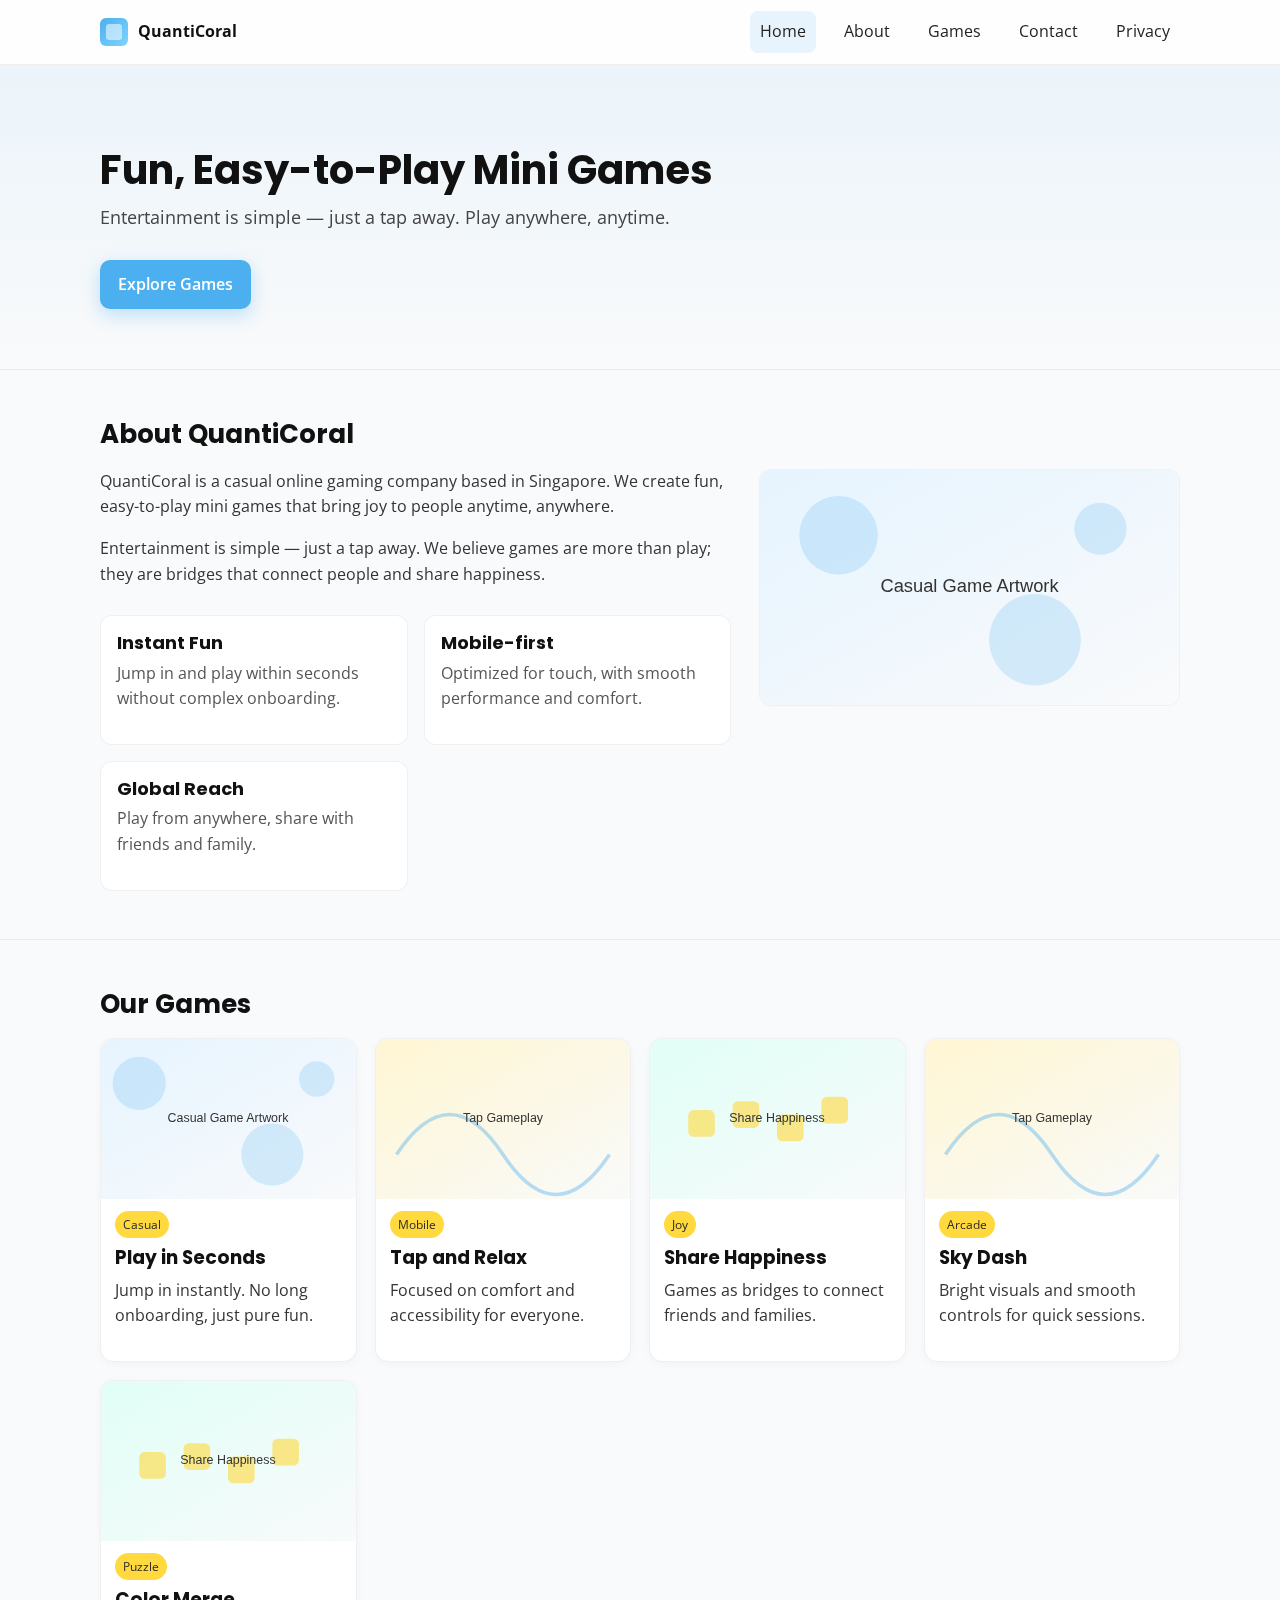
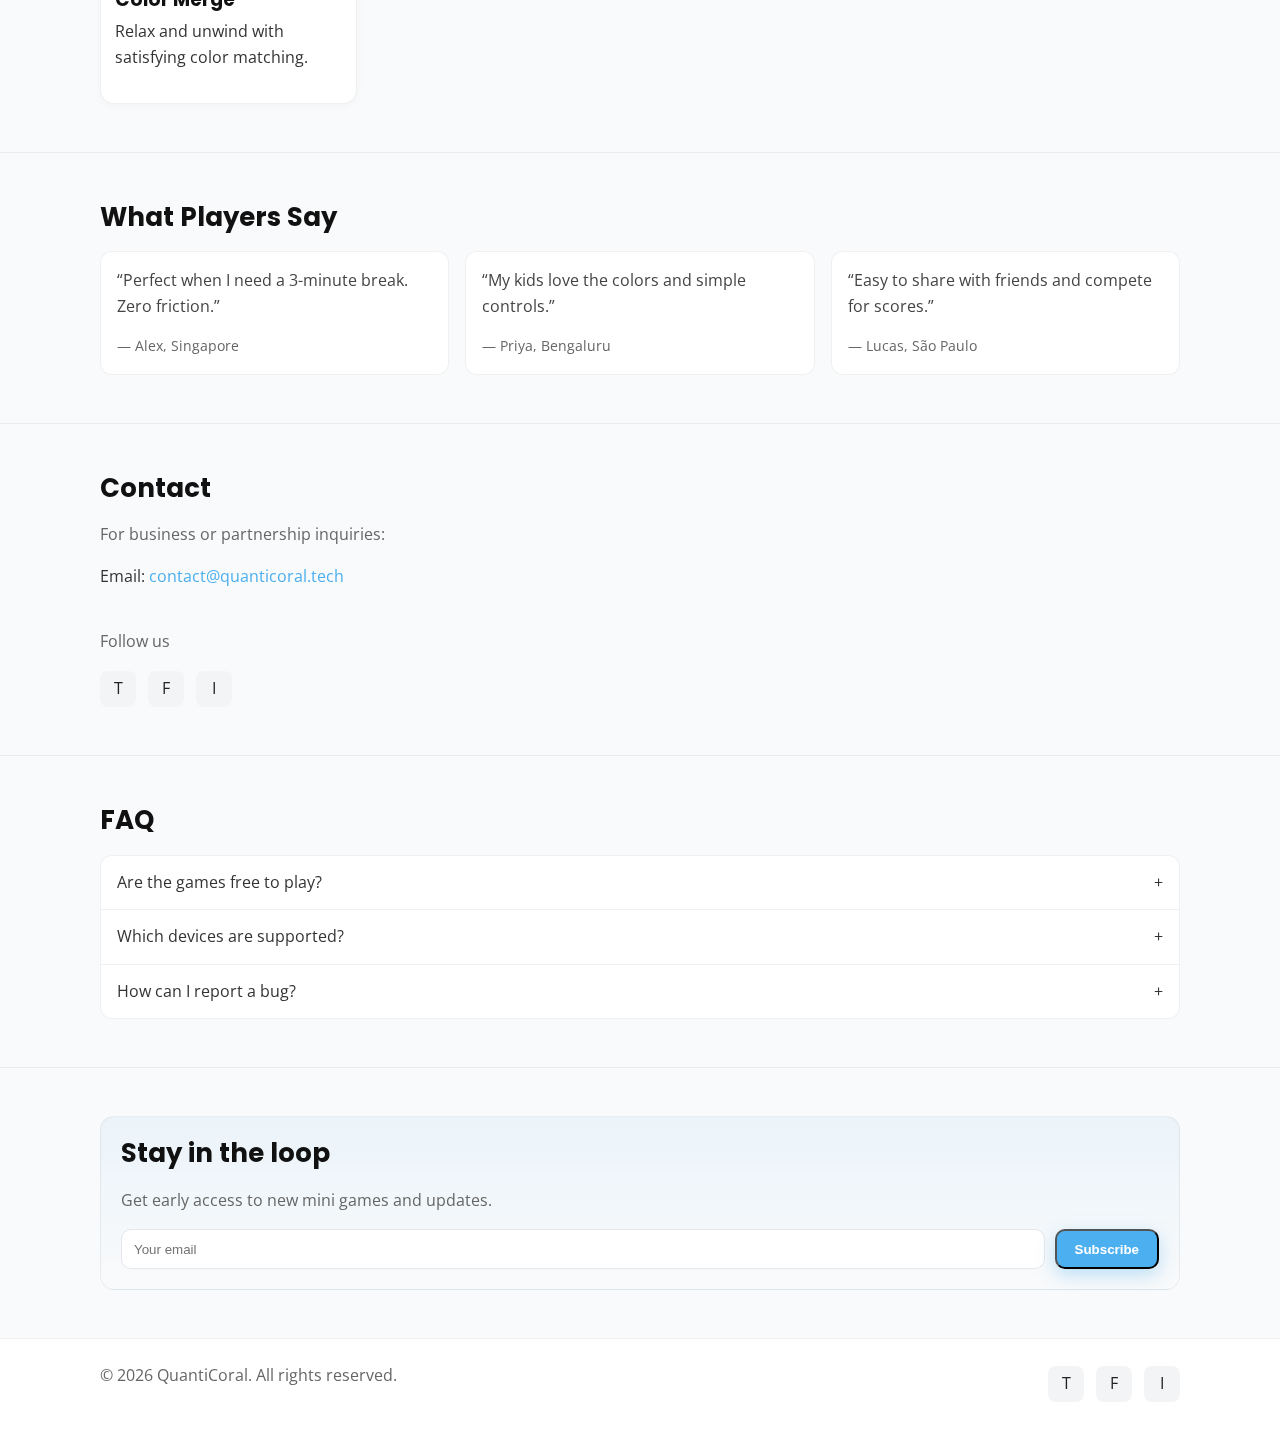
<file: index.html>
<!DOCTYPE html>
<html lang="en">

<head>
    <meta charset="UTF-8">
    <meta name="viewport" content="width=device-width, initial-scale=1.0">
    <title>QuantiCoral · Casual Mini Games</title>
    <link rel="preconnect" href="https://fonts.googleapis.com">
    <link rel="preconnect" href="https://fonts.gstatic.com" crossorigin>
    <link
        href="https://fonts.googleapis.com/css2?family=Open+Sans:wght@400;600&family=Poppins:wght@600;700&display=swap"
        rel="stylesheet">
    <link rel="stylesheet" href="assets/css/styles.css">
    <link rel="icon" href="assets/img/favicon.svg" type="image/svg+xml">
</head>

<body>
    <header>
        <div class="container nav">
            <a class="logo" href="index.html" aria-label="QuantiCoral Home">
                <span class="logo-mark"></span>
                <span>QuantiCoral</span>
            </a>
            <nav class="nav-links">
                <a href="#home">Home</a>
                <a href="#about">About</a>
                <a href="#games">Games</a>
                <a href="#contact">Contact</a>
                <a href="privacy.html">Privacy</a>
            </nav>
        </div>
    </header>

    <main>
        <section id="home" class="hero">
            <div class="container">
                <h1 class="headline">Fun, Easy-to-Play Mini Games</h1>
                <p class="subtext">Entertainment is simple — just a tap away. Play anywhere, anytime.</p>
                <div class="spacer-sm"></div>
                <a class="cta" href="#games">Explore Games</a>
            </div>
        </section>

        <section id="about">
            <div class="container">
                <h2 class="section-title">About QuantiCoral</h2>
                <div class="two-col">
                    <div>
                        <p>QuantiCoral is a casual online gaming company based in Singapore. We create fun, easy-to-play
                            mini games that bring joy to people anytime, anywhere.</p>
                        <p>Entertainment is simple — just a tap away. We believe games are more than play; they are
                            bridges that connect people and share happiness.</p>
                        <div class="spacer-sm"></div>
                        <div class="features">
                            <div class="feature">
                                <h3>Instant Fun</h3>
                                <p>Jump in and play within seconds without complex onboarding.</p>
                            </div>
                            <div class="feature">
                                <h3>Mobile-first</h3>
                                <p>Optimized for touch, with smooth performance and comfort.</p>
                            </div>
                            <div class="feature">
                                <h3>Global Reach</h3>
                                <p>Play from anywhere, share with friends and family.</p>
                            </div>
                        </div>
                    </div>
                    <div>
                        <img src="assets/img/placeholder-1.svg" alt="About QuantiCoral illustration"
                            style="width:100%; border-radius:12px; border:1px solid rgba(0,0,0,0.06); background:#fff;" />
                    </div>
                </div>
            </div>
        </section>

        <section id="games">
            <div class="container">
                <h2 class="section-title">Our Games</h2>
                <div class="grid">
                    <div class="card">
                        <img src="assets/img/placeholder-1.svg" alt="Colorful casual game artwork">
                        <div class="card-body">
                            <span class="badge">Casual</span>
                            <h3>Play in Seconds</h3>
                            <p>Jump in instantly. No long onboarding, just pure fun.</p>
                        </div>
                    </div>
                    <div class="card">
                        <img src="assets/img/placeholder-2.svg" alt="Tap gameplay illustration">
                        <div class="card-body">
                            <span class="badge">Mobile</span>
                            <h3>Tap and Relax</h3>
                            <p>Focused on comfort and accessibility for everyone.</p>
                        </div>
                    </div>
                    <div class="card">
                        <img src="assets/img/placeholder-3.svg" alt="Joyful players illustration">
                        <div class="card-body">
                            <span class="badge">Joy</span>
                            <h3>Share Happiness</h3>
                            <p>Games as bridges to connect friends and families.</p>
                        </div>
                    </div>
                    <div class="card">
                        <img src="assets/img/placeholder-2.svg" alt="Endless runner">
                        <div class="card-body">
                            <span class="badge">Arcade</span>
                            <h3>Sky Dash</h3>
                            <p>Bright visuals and smooth controls for quick sessions.</p>
                        </div>
                    </div>
                    <div class="card">
                        <img src="assets/img/placeholder-3.svg" alt="Color merge">
                        <div class="card-body">
                            <span class="badge">Puzzle</span>
                            <h3>Color Merge</h3>
                            <p>Relax and unwind with satisfying color matching.</p>
                        </div>
                    </div>
                </div>
            </div>
        </section>

        <section id="testimonials">
            <div class="container">
                <h2 class="section-title">What Players Say</h2>
                <div class="testimonials">
                    <div class="quote">
                        <p>“Perfect when I need a 3-minute break. Zero friction.”</p>
                        <div class="author">— Alex, Singapore</div>
                    </div>
                    <div class="quote">
                        <p>“My kids love the colors and simple controls.”</p>
                        <div class="author">— Priya, Bengaluru</div>
                    </div>
                    <div class="quote">
                        <p>“Easy to share with friends and compete for scores.”</p>
                        <div class="author">— Lucas, São Paulo</div>
                    </div>
                </div>
            </div>
        </section>

        <section id="contact">
            <div class="container">
                <h2 class="section-title">Contact</h2>
                <p class="muted">For business or partnership inquiries:</p>
                <p>Email: <a href="mailto:contact@quanticoral.tech">contact@quanticoral.tech</a></p>
                <div class="spacer-md"></div>
                <p class="muted">Follow us</p>
                <div class="social-links">
                    <a href="#" aria-label="Twitter" title="Twitter">T</a>
                    <a href="#" aria-label="Facebook" title="Facebook">F</a>
                    <a href="#" aria-label="Instagram" title="Instagram">I</a>
                </div>
            </div>
        </section>

        <section id="faq">
            <div class="container">
                <h2 class="section-title">FAQ</h2>
                <div class="faq">
                    <div class="faq-item">
                        <div class="faq-q"><span>Are the games free to play?</span><span>+</span></div>
                        <div class="faq-a">Yes. Most titles are free with optional in-game items.</div>
                    </div>
                    <div class="faq-item">
                        <div class="faq-q"><span>Which devices are supported?</span><span>+</span></div>
                        <div class="faq-a">Recent iOS/Android phones and modern browsers are supported.</div>
                    </div>
                    <div class="faq-item">
                        <div class="faq-q"><span>How can I report a bug?</span><span>+</span></div>
                        <div class="faq-a">Email us at contact@quanticoral.tech with steps and screenshots.</div>
                    </div>
                </div>
            </div>
        </section>

        <section id="newsletter">
            <div class="container">
                <div class="newsletter">
                    <h2 class="section-title">Stay in the loop</h2>
                    <p class="muted">Get early access to new mini games and updates.</p>
                    <form onsubmit="event.preventDefault(); alert('Thanks for subscribing!');">
                        <input type="email" placeholder="Your email" required>
                        <button class="cta" type="submit">Subscribe</button>
                    </form>
                </div>
            </div>
        </section>
    </main>

    <footer>
        <div class="container footer-grid">
            <p class="muted">© <span id="year"></span> QuantiCoral. All rights reserved.</p>
            <div class="social-links">
                <a href="#" aria-label="Twitter" title="Twitter">T</a>
                <a href="#" aria-label="Facebook" title="Facebook">F</a>
                <a href="#" aria-label="Instagram" title="Instagram">I</a>
            </div>
        </div>
    </footer>

    <a href="#home" id="backToTop" class="cta back-to-top" aria-label="Back to top">↑</a>

    <script src="assets/js/main.js"></script>
    <script>document.getElementById('year').textContent = new Date().getFullYear();</script>
</body>

</html>
</file>
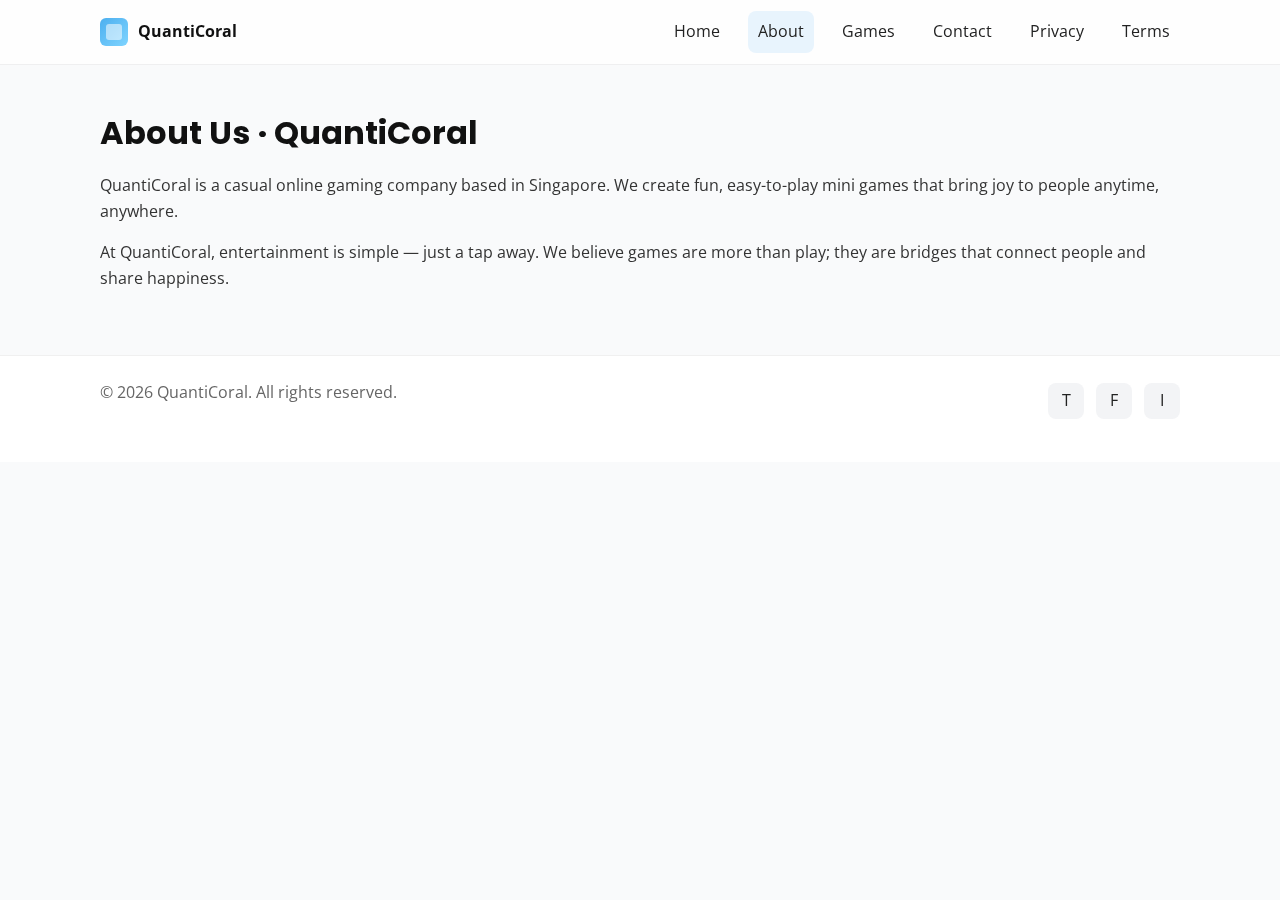
<file: about.html>
<!DOCTYPE html>
<html lang="en">

<head>
    <meta charset="UTF-8">
    <meta name="viewport" content="width=device-width, initial-scale=1.0">
    <title>About Us · QuantiCoral</title>
    <link rel="preconnect" href="https://fonts.googleapis.com">
    <link rel="preconnect" href="https://fonts.gstatic.com" crossorigin>
    <link
        href="https://fonts.googleapis.com/css2?family=Open+Sans:wght@400;600&family=Poppins:wght@600;700&display=swap"
        rel="stylesheet">
    <link rel="stylesheet" href="assets/css/styles.css">
    <link rel="icon" href="assets/img/favicon.svg" type="image/svg+xml">
</head>

<body>
    <header>
        <div class="container nav">
            <a class="logo" href="index.html" aria-label="QuantiCoral Home">
                <span class="logo-mark"></span>
                <span>QuantiCoral</span>
            </a>
            <nav class="nav-links">
                <a href="index.html">Home</a>
                <a href="about.html">About</a>
                <a href="games.html">Games</a>
                <a href="contact.html">Contact</a>
                <a href="privacy.html">Privacy</a>
                <a href="terms.html">Terms</a>
            </nav>
        </div>
    </header>

    <main>
        <section>
            <div class="container">
                <h1>About Us · QuantiCoral</h1>
                <div class="spacer-sm"></div>
                <p>QuantiCoral is a casual online gaming company based in Singapore. We create fun, easy-to-play mini
                    games that bring joy to people anytime, anywhere.</p>
                <p>At QuantiCoral, entertainment is simple — just a tap away. We believe games are more than play; they
                    are bridges that connect people and share happiness.</p>
            </div>
        </section>
    </main>

    <footer>
        <div class="container footer-grid">
            <p class="muted">© <span id="year"></span> QuantiCoral. All rights reserved.</p>
            <div class="social-links">
                <a href="#" aria-label="Twitter" title="Twitter">T</a>
                <a href="#" aria-label="Facebook" title="Facebook">F</a>
                <a href="#" aria-label="Instagram" title="Instagram">I</a>
            </div>
        </div>
    </footer>

    <script src="assets/js/main.js"></script>
    <script>document.getElementById('year').textContent = new Date().getFullYear();</script>
</body>

</html>
</file>
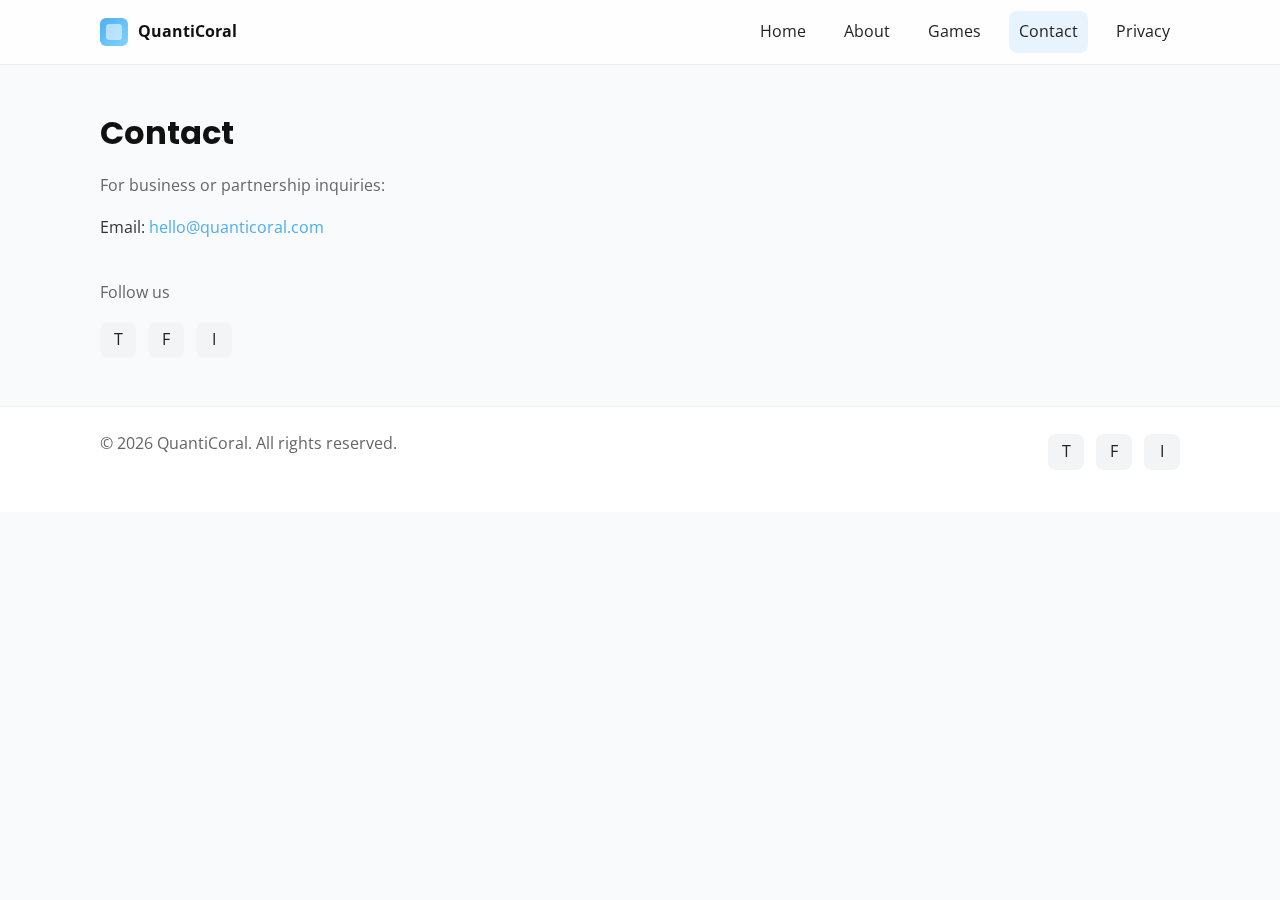
<file: contact.html>
<!DOCTYPE html>
<html lang="en">

<head>
    <meta charset="UTF-8">
    <meta name="viewport" content="width=device-width, initial-scale=1.0">
    <title>Contact · QuantiCoral</title>
    <link rel="preconnect" href="https://fonts.googleapis.com">
    <link rel="preconnect" href="https://fonts.gstatic.com" crossorigin>
    <link
        href="https://fonts.googleapis.com/css2?family=Open+Sans:wght@400;600&family=Poppins:wght@600;700&display=swap"
        rel="stylesheet">
    <link rel="stylesheet" href="assets/css/styles.css">
    <link rel="icon" href="assets/img/favicon.svg" type="image/svg+xml">
</head>

<body>
    <header>
        <div class="container nav">
            <a class="logo" href="index.html" aria-label="QuantiCoral Home">
                <span class="logo-mark"></span>
                <span>QuantiCoral</span>
            </a>
            <nav class="nav-links">
                <a href="index.html">Home</a>
                <a href="about.html">About</a>
                <a href="games.html">Games</a>
                <a href="contact.html">Contact</a>
                <a href="privacy.html">Privacy</a>
            </nav>
        </div>
    </header>

    <main>
        <section>
            <div class="container">
                <h1>Contact</h1>
                <div class="spacer-sm"></div>
                <p class="muted">For business or partnership inquiries:</p>
                <p>Email: <a href="mailto:hello@quanticoral.com">hello@quanticoral.com</a></p>
                <div class="spacer-md"></div>
                <p class="muted">Follow us</p>
                <div class="social-links">
                    <a href="#" aria-label="Twitter" title="Twitter">T</a>
                    <a href="#" aria-label="Facebook" title="Facebook">F</a>
                    <a href="#" aria-label="Instagram" title="Instagram">I</a>
                </div>
            </div>
        </section>
    </main>

    <footer>
        <div class="container footer-grid">
            <p class="muted">© <span id="year"></span> QuantiCoral. All rights reserved.</p>
            <div class="social-links">
                <a href="#" aria-label="Twitter" title="Twitter">T</a>
                <a href="#" aria-label="Facebook" title="Facebook">F</a>
                <a href="#" aria-label="Instagram" title="Instagram">I</a>
            </div>
        </div>
    </footer>

    <script src="assets/js/main.js"></script>
    <script>document.getElementById('year').textContent = new Date().getFullYear();</script>
</body>

</html>
</file>
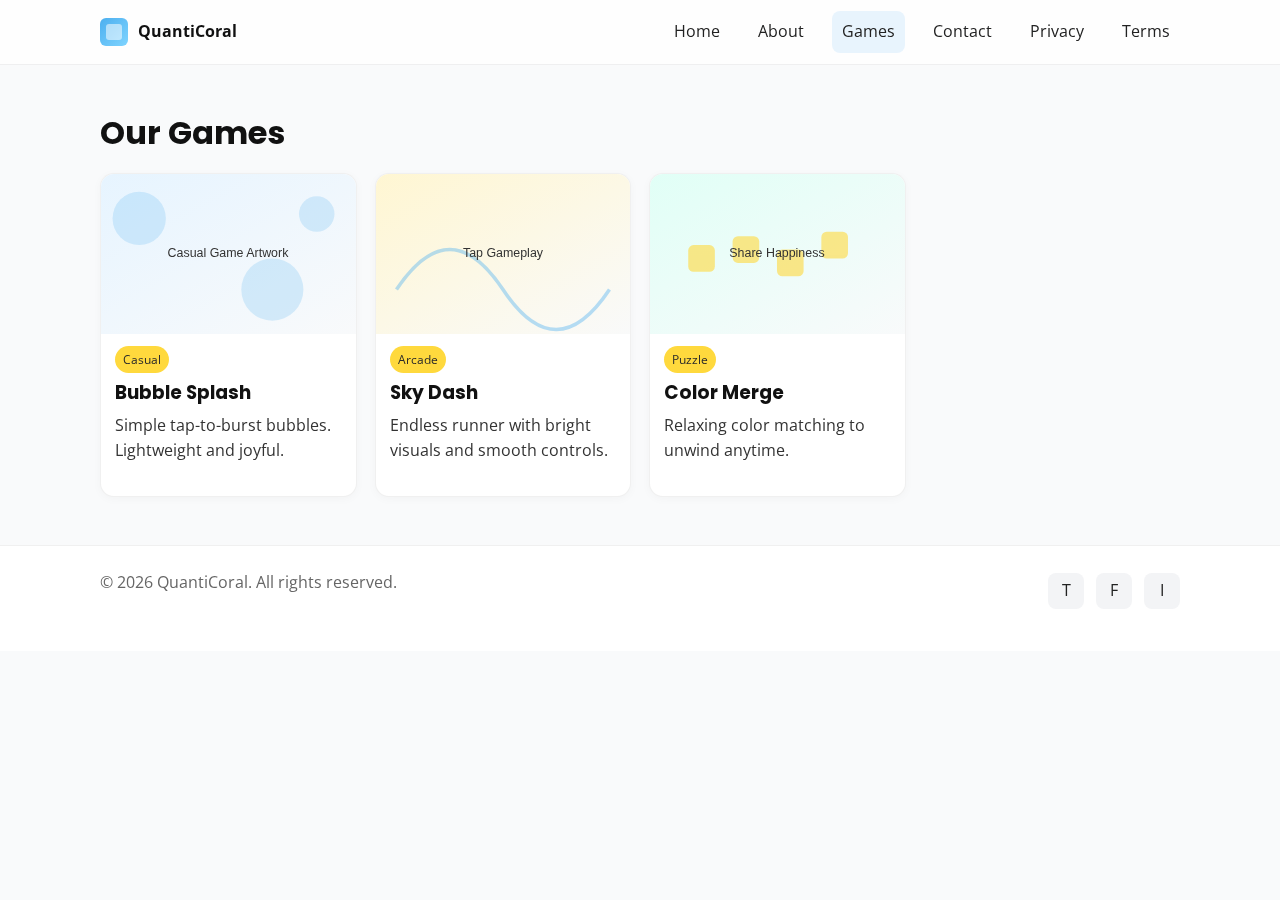
<file: games.html>
<!DOCTYPE html>
<html lang="en">

<head>
    <meta charset="UTF-8">
    <meta name="viewport" content="width=device-width, initial-scale=1.0">
    <title>Games · QuantiCoral</title>
    <link rel="preconnect" href="https://fonts.googleapis.com">
    <link rel="preconnect" href="https://fonts.gstatic.com" crossorigin>
    <link
        href="https://fonts.googleapis.com/css2?family=Open+Sans:wght@400;600&family=Poppins:wght@600;700&display=swap"
        rel="stylesheet">
    <link rel="stylesheet" href="assets/css/styles.css">
    <link rel="icon" href="assets/img/favicon.svg" type="image/svg+xml">
</head>

<body>
    <header>
        <div class="container nav">
            <a class="logo" href="index.html" aria-label="QuantiCoral Home">
                <span class="logo-mark"></span>
                <span>QuantiCoral</span>
            </a>
            <nav class="nav-links">
                <a href="index.html">Home</a>
                <a href="about.html">About</a>
                <a href="games.html">Games</a>
                <a href="contact.html">Contact</a>
                <a href="privacy.html">Privacy</a>
                <a href="terms.html">Terms</a>
            </nav>
        </div>
    </header>

    <main>
        <section>
            <div class="container">
                <h1>Our Games</h1>
                <div class="spacer-sm"></div>
                <div class="grid">
                    <div class="card">
                        <img src="assets/img/placeholder-1.svg" alt="Game screenshot 1">
                        <div class="card-body">
                            <span class="badge">Casual</span>
                            <h3>Bubble Splash</h3>
                            <p>Simple tap-to-burst bubbles. Lightweight and joyful.</p>
                        </div>
                    </div>
                    <div class="card">
                        <img src="assets/img/placeholder-2.svg" alt="Game screenshot 2">
                        <div class="card-body">
                            <span class="badge">Arcade</span>
                            <h3>Sky Dash</h3>
                            <p>Endless runner with bright visuals and smooth controls.</p>
                        </div>
                    </div>
                    <div class="card">
                        <img src="assets/img/placeholder-3.svg" alt="Game screenshot 3">
                        <div class="card-body">
                            <span class="badge">Puzzle</span>
                            <h3>Color Merge</h3>
                            <p>Relaxing color matching to unwind anytime.</p>
                        </div>
                    </div>
                </div>
            </div>
        </section>
    </main>

    <footer>
        <div class="container footer-grid">
            <p class="muted">© <span id="year"></span> QuantiCoral. All rights reserved.</p>
            <div class="social-links">
                <a href="#" aria-label="Twitter" title="Twitter">T</a>
                <a href="#" aria-label="Facebook" title="Facebook">F</a>
                <a href="#" aria-label="Instagram" title="Instagram">I</a>
            </div>
        </div>
    </footer>

    <script src="assets/js/main.js"></script>
    <script>document.getElementById('year').textContent = new Date().getFullYear();</script>
</body>

</html>
</file>
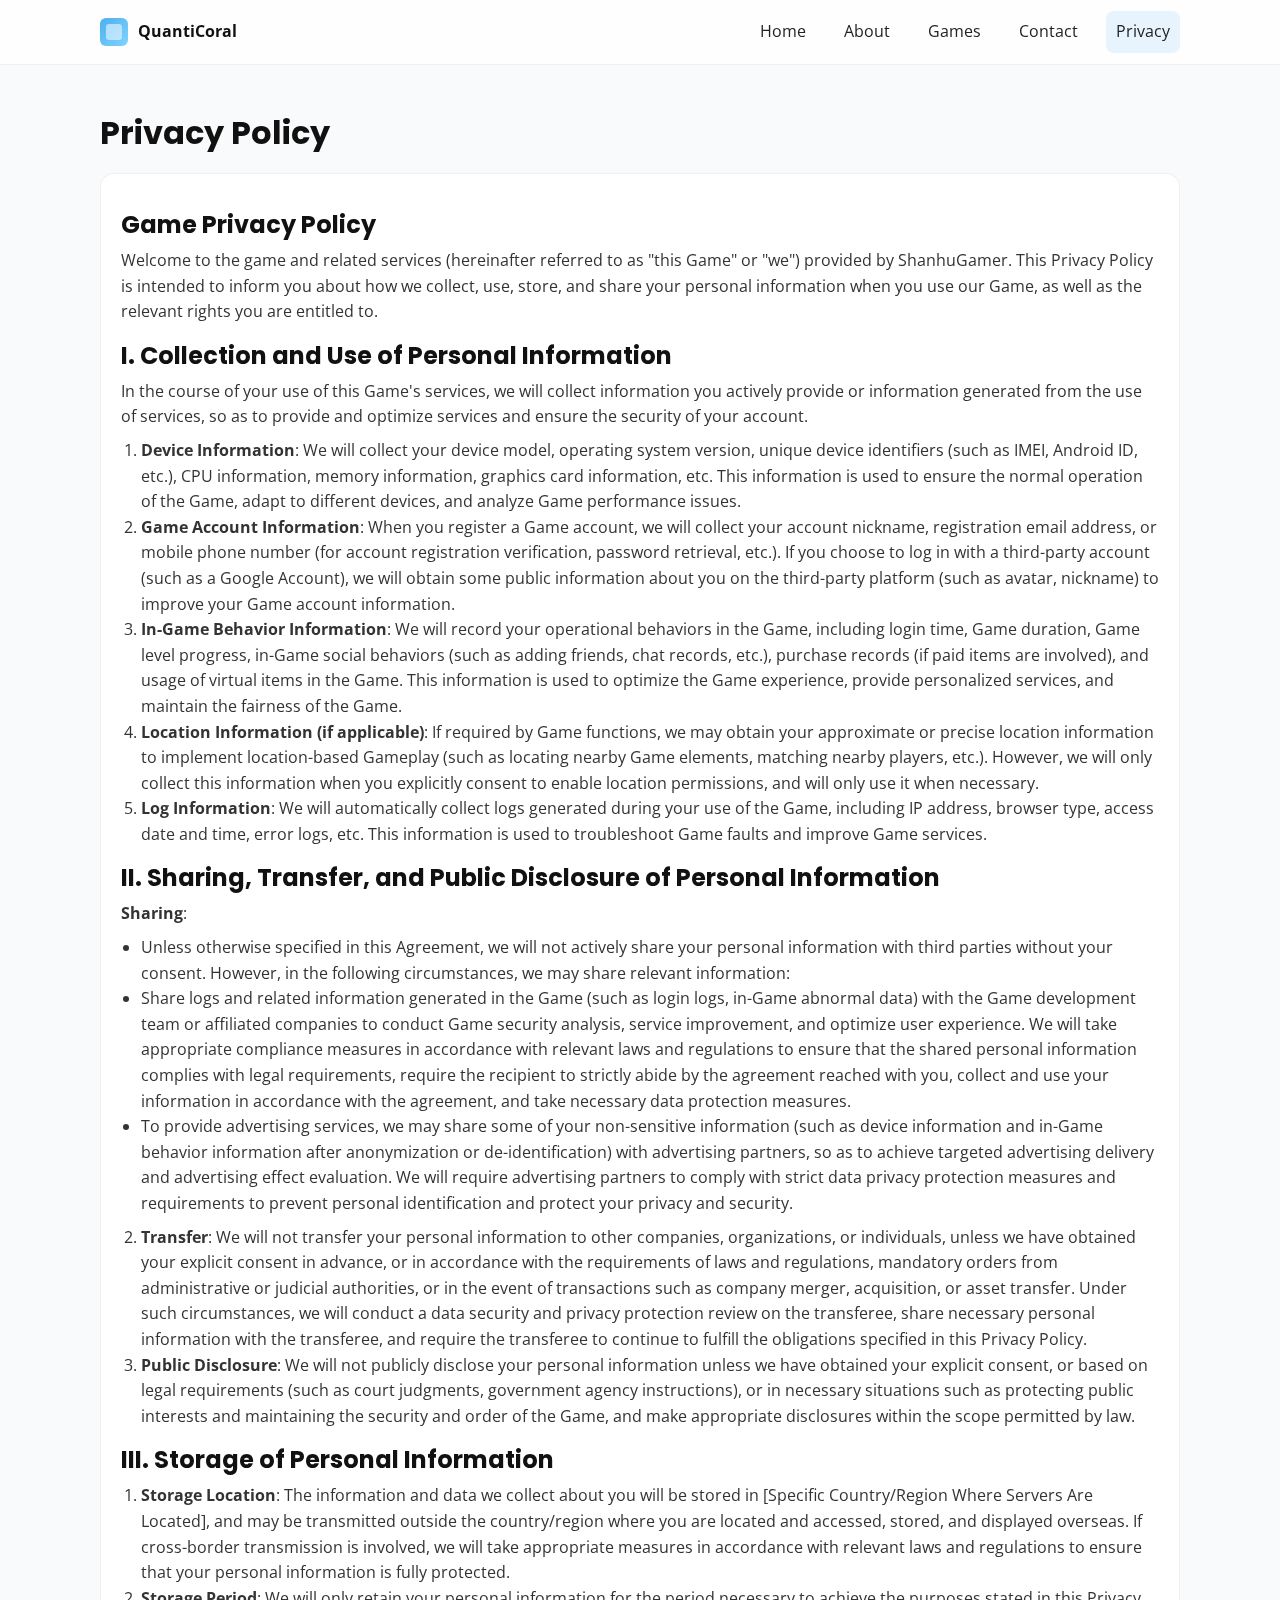
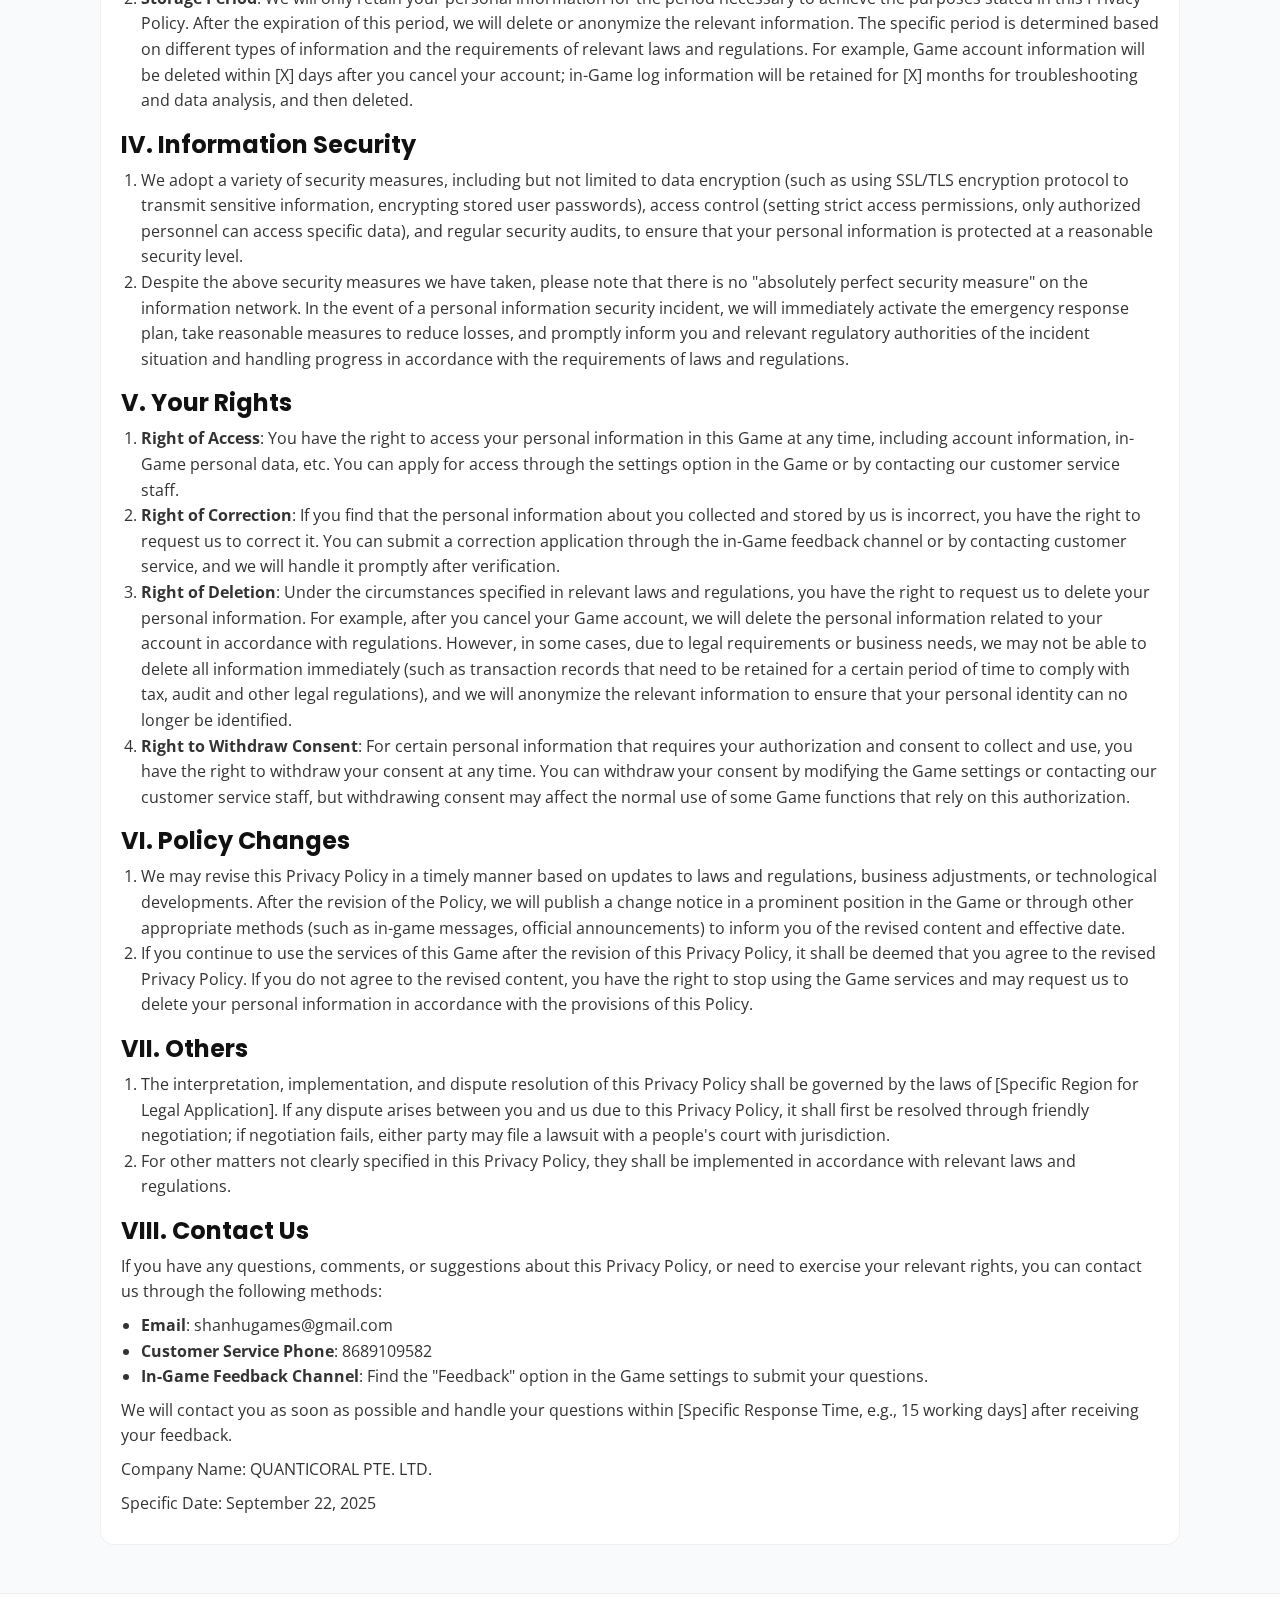
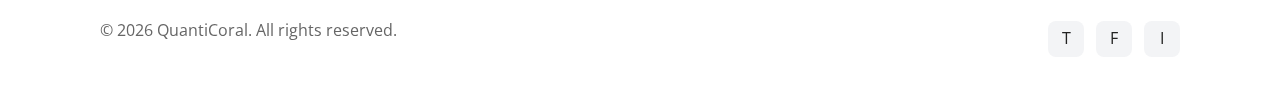
<file: privacy.html>
<!DOCTYPE html>
<html lang="en">

<head>
    <meta charset="UTF-8">
    <meta name="viewport" content="width=device-width, initial-scale=1.0">
    <title>Privacy Policy · QuantiCoral</title>
    <link rel="preconnect" href="https://fonts.googleapis.com">
    <link rel="preconnect" href="https://fonts.gstatic.com" crossorigin>
    <link
        href="https://fonts.googleapis.com/css2?family=Open+Sans:wght@400;600&family=Poppins:wght@600;700&display=swap"
        rel="stylesheet">
    <link rel="stylesheet" href="assets/css/styles.css">
    <link rel="icon" href="assets/img/favicon.svg" type="image/svg+xml">
    <meta name="robots" content="noindex" />
    <style>
        .privacy-container h1,
        .privacy-container h2,
        .privacy-container h3 {
            margin-top: 1rem;
        }

        .privacy-container p {
            margin: 0.5rem 0;
        }

        .privacy-container ol,
        .privacy-container ul {
            padding-left: 1.25rem;
            margin: 0.5rem 0;
        }
    </style>
</head>

<body>
    <header>
        <div class="container nav">
            <a class="logo" href="index.html#home" aria-label="QuantiCoral Home">
                <span class="logo-mark"></span>
                <span>QuantiCoral</span>
            </a>
            <nav class="nav-links">
                <a href="index.html#home">Home</a>
                <a href="index.html#about">About</a>
                <a href="index.html#games">Games</a>
                <a href="index.html#contact">Contact</a>
                <a href="privacy.html">Privacy</a>
            </nav>
        </div>
    </header>

    <main>
        <section>
            <div class="container">
                <h1>Privacy Policy</h1>
                <div class="spacer-sm"></div>
                <div class="privacy-container">
                    <h2>Game Privacy Policy</h2>
                    <p>Welcome to the game and related services (hereinafter referred to as "this Game" or "we")
                        provided by ShanhuGamer. This Privacy Policy is intended to inform you about how we collect,
                        use, store, and share your personal information when you use our Game, as well as the relevant
                        rights you are entitled to.</p>

                    <h2>I. Collection and Use of Personal Information</h2>
                    <p>In the course of your use of this Game's services, we will collect information you actively
                        provide or information generated from the use of services, so as to provide and optimize
                        services and ensure the security of your account.</p>
                    <ol>
                        <li><strong>Device Information</strong>: We will collect your device model, operating system
                            version, unique device identifiers (such as IMEI, Android ID, etc.), CPU information, memory
                            information, graphics card information, etc. This information is used to ensure the normal
                            operation of the Game, adapt to different devices, and analyze Game performance issues.</li>
                        <li><strong>Game Account Information</strong>: When you register a Game account, we will collect
                            your account nickname, registration email address, or mobile phone number (for account
                            registration verification, password retrieval, etc.). If you choose to log in with a
                            third-party account (such as a Google Account), we will obtain some public information about
                            you on the third-party platform (such as avatar, nickname) to improve your Game account
                            information.</li>
                        <li><strong>In-Game Behavior Information</strong>: We will record your operational behaviors in
                            the Game, including login time, Game duration, Game level progress, in-Game social behaviors
                            (such as adding friends, chat records, etc.), purchase records (if paid items are involved),
                            and usage of virtual items in the Game. This information is used to optimize the Game
                            experience, provide personalized services, and maintain the fairness of the Game.</li>
                        <li><strong>Location Information (if applicable)</strong>: If required by Game functions, we may
                            obtain your approximate or precise location information to implement location-based Gameplay
                            (such as locating nearby Game elements, matching nearby players, etc.). However, we will
                            only collect this information when you explicitly consent to enable location permissions,
                            and will only use it when necessary.</li>
                        <li><strong>Log Information</strong>: We will automatically collect logs generated during your
                            use of the Game, including IP address, browser type, access date and time, error logs, etc.
                            This information is used to troubleshoot Game faults and improve Game services.</li>
                    </ol>

                    <h2>II. Sharing, Transfer, and Public Disclosure of Personal Information</h2>
                    <p><strong>Sharing</strong>:</p>
                    <ul>
                        <li>Unless otherwise specified in this Agreement, we will not actively share your personal
                            information with third parties without your consent. However, in the following
                            circumstances, we may share relevant information:</li>
                        <li>Share logs and related information generated in the Game (such as login logs, in-Game
                            abnormal data) with the Game development team or affiliated companies to conduct Game
                            security analysis, service improvement, and optimize user experience. We will take
                            appropriate compliance measures in accordance with relevant laws and regulations to ensure
                            that the shared personal information complies with legal requirements, require the recipient
                            to strictly abide by the agreement reached with you, collect and use your information in
                            accordance with the agreement, and take necessary data protection measures.</li>
                        <li>To provide advertising services, we may share some of your non-sensitive information (such
                            as device information and in-Game behavior information after anonymization or
                            de-identification) with advertising partners, so as to achieve targeted advertising delivery
                            and advertising effect evaluation. We will require advertising partners to comply with
                            strict data privacy protection measures and requirements to prevent personal identification
                            and protect your privacy and security.</li>
                    </ul>
                    <ol start="2">
                        <li><strong>Transfer</strong>: We will not transfer your personal information to other
                            companies, organizations, or individuals, unless we have obtained your explicit consent in
                            advance, or in accordance with the requirements of laws and regulations, mandatory orders
                            from administrative or judicial authorities, or in the event of transactions such as company
                            merger, acquisition, or asset transfer. Under such circumstances, we will conduct a data
                            security and privacy protection review on the transferee, share necessary personal
                            information with the transferee, and require the transferee to continue to fulfill the
                            obligations specified in this Privacy Policy.</li>
                        <li><strong>Public Disclosure</strong>: We will not publicly disclose your personal information
                            unless we have obtained your explicit consent, or based on legal requirements (such as court
                            judgments, government agency instructions), or in necessary situations such as protecting
                            public interests and maintaining the security and order of the Game, and make appropriate
                            disclosures within the scope permitted by law.</li>
                    </ol>

                    <h2>III. Storage of Personal Information</h2>
                    <ol>
                        <li><strong>Storage Location</strong>: The information and data we collect about you will be
                            stored in [Specific Country/Region Where Servers Are Located], and may be transmitted
                            outside the country/region where you are located and accessed, stored, and displayed
                            overseas. If cross-border transmission is involved, we will take appropriate measures in
                            accordance with relevant laws and regulations to ensure that your personal information is
                            fully protected.</li>
                        <li><strong>Storage Period</strong>: We will only retain your personal information for the
                            period necessary to achieve the purposes stated in this Privacy Policy. After the expiration
                            of this period, we will delete or anonymize the relevant information. The specific period is
                            determined based on different types of information and the requirements of relevant laws and
                            regulations. For example, Game account information will be deleted within [X] days after you
                            cancel your account; in-Game log information will be retained for [X] months for
                            troubleshooting and data analysis, and then deleted.</li>
                    </ol>

                    <h2>IV. Information Security</h2>
                    <ol>
                        <li>We adopt a variety of security measures, including but not limited to data encryption (such
                            as using SSL/TLS encryption protocol to transmit sensitive information, encrypting stored
                            user passwords), access control (setting strict access permissions, only authorized
                            personnel can access specific data), and regular security audits, to ensure that your
                            personal information is protected at a reasonable security level.</li>
                        <li>Despite the above security measures we have taken, please note that there is no "absolutely
                            perfect security measure" on the information network. In the event of a personal information
                            security incident, we will immediately activate the emergency response plan, take reasonable
                            measures to reduce losses, and promptly inform you and relevant regulatory authorities of
                            the incident situation and handling progress in accordance with the requirements of laws and
                            regulations.</li>
                    </ol>

                    <h2>V. Your Rights</h2>
                    <ol>
                        <li><strong>Right of Access</strong>: You have the right to access your personal information in
                            this Game at any time, including account information, in-Game personal data, etc. You can
                            apply for access through the settings option in the Game or by contacting our customer
                            service staff.</li>
                        <li><strong>Right of Correction</strong>: If you find that the personal information about you
                            collected and stored by us is incorrect, you have the right to request us to correct it. You
                            can submit a correction application through the in-Game feedback channel or by contacting
                            customer service, and we will handle it promptly after verification.</li>
                        <li><strong>Right of Deletion</strong>: Under the circumstances specified in relevant laws and
                            regulations, you have the right to request us to delete your personal information. For
                            example, after you cancel your Game account, we will delete the personal information related
                            to your account in accordance with regulations. However, in some cases, due to legal
                            requirements or business needs, we may not be able to delete all information immediately
                            (such as transaction records that need to be retained for a certain period of time to comply
                            with tax, audit and other legal regulations), and we will anonymize the relevant information
                            to ensure that your personal identity can no longer be identified.</li>
                        <li><strong>Right to Withdraw Consent</strong>: For certain personal information that requires
                            your authorization and consent to collect and use, you have the right to withdraw your
                            consent at any time. You can withdraw your consent by modifying the Game settings or
                            contacting our customer service staff, but withdrawing consent may affect the normal use of
                            some Game functions that rely on this authorization.</li>
                    </ol>

                    <h2>VI. Policy Changes</h2>
                    <ol>
                        <li>We may revise this Privacy Policy in a timely manner based on updates to laws and
                            regulations, business adjustments, or technological developments. After the revision of the
                            Policy, we will publish a change notice in a prominent position in the Game or through other
                            appropriate methods (such as in-game messages, official announcements) to inform you of the
                            revised content and effective date.</li>
                        <li>If you continue to use the services of this Game after the revision of this Privacy Policy,
                            it shall be deemed that you agree to the revised Privacy Policy. If you do not agree to the
                            revised content, you have the right to stop using the Game services and may request us to
                            delete your personal information in accordance with the provisions of this Policy.</li>
                    </ol>

                    <h2>VII. Others</h2>
                    <ol>
                        <li>The interpretation, implementation, and dispute resolution of this Privacy Policy shall be
                            governed by the laws of [Specific Region for Legal Application]. If any dispute arises
                            between you and us due to this Privacy Policy, it shall first be resolved through friendly
                            negotiation; if negotiation fails, either party may file a lawsuit with a people's court
                            with jurisdiction.</li>
                        <li>For other matters not clearly specified in this Privacy Policy, they shall be implemented in
                            accordance with relevant laws and regulations.</li>
                    </ol>

                    <h2>VIII. Contact Us</h2>
                    <p>If you have any questions, comments, or suggestions about this Privacy Policy, or need to
                        exercise your relevant rights, you can contact us through the following methods:</p>
                    <ul>
                        <li><strong>Email</strong>: shanhugames@gmail.com</li>
                        <li><strong>Customer Service Phone</strong>: 8689109582</li>
                        <li><strong>In-Game Feedback Channel</strong>: Find the "Feedback" option in the Game settings
                            to submit your questions.</li>
                    </ul>
                    <p>We will contact you as soon as possible and handle your questions within [Specific Response Time,
                        e.g., 15 working days] after receiving your feedback.</p>
                    <p>Company Name: QUANTICORAL PTE. LTD.</p>
                    <p>Specific Date: September 22, 2025</p>
                </div>
            </div>
        </section>
    </main>

    <footer>
        <div class="container footer-grid">
            <p class="muted">© <span id="year"></span> QuantiCoral. All rights reserved.</p>
            <div class="social-links">
                <a href="#" aria-label="Twitter" title="Twitter">T</a>
                <a href="#" aria-label="Facebook" title="Facebook">F</a>
                <a href="#" aria-label="Instagram" title="Instagram">I</a>
            </div>
        </div>
    </footer>

    <script src="assets/js/main.js"></script>
    <script>document.getElementById('year').textContent = new Date().getFullYear();</script>
</body>

</html>
</file>
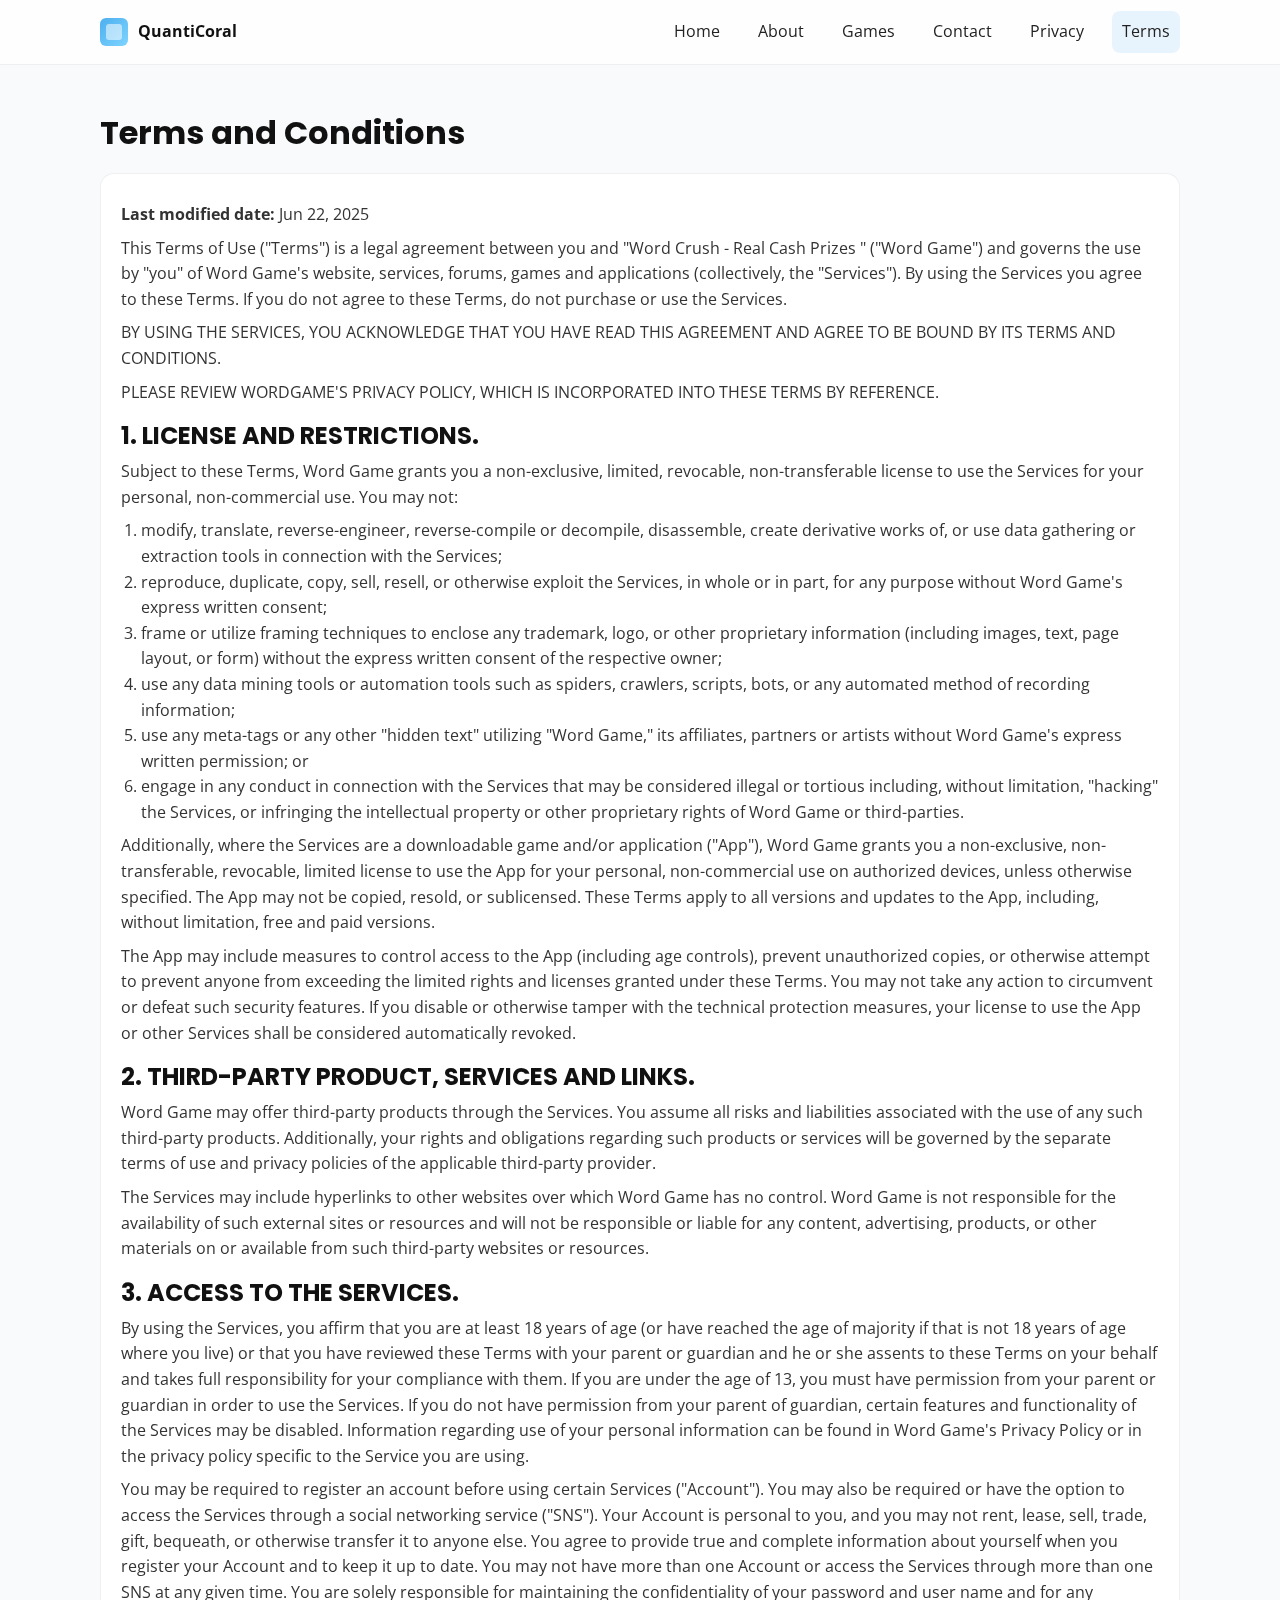
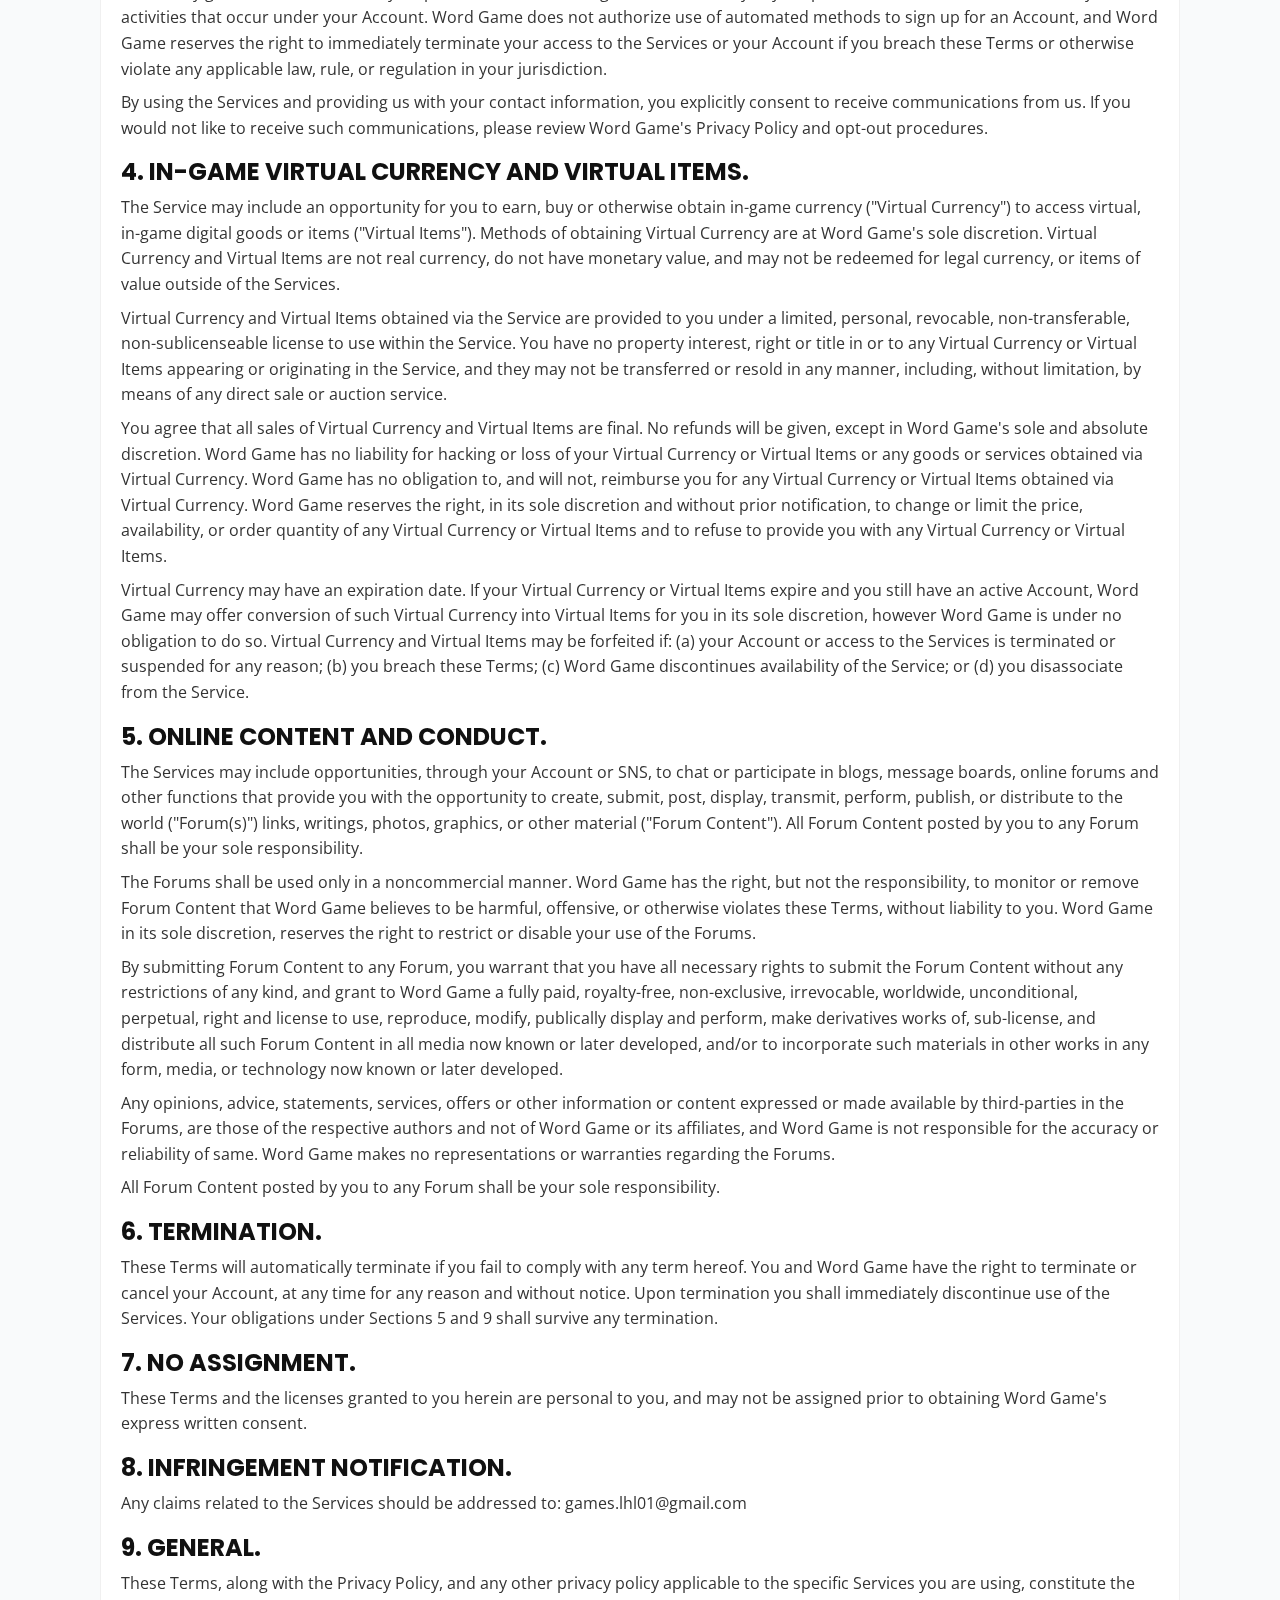
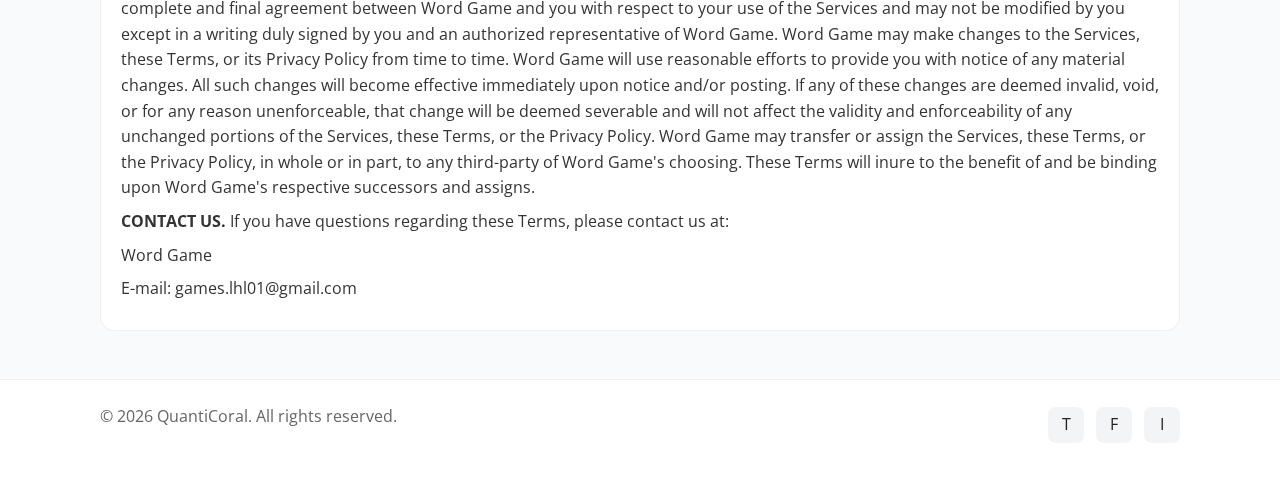
<file: terms.html>
<!DOCTYPE html>
<html lang="en">

<head>
    <meta charset="UTF-8">
    <meta name="viewport" content="width=device-width, initial-scale=1.0">
    <title>Terms and Conditions · QuantiCoral</title>
    <link rel="preconnect" href="https://fonts.googleapis.com">
    <link rel="preconnect" href="https://fonts.gstatic.com" crossorigin>
    <link
        href="https://fonts.googleapis.com/css2?family=Open+Sans:wght@400;600&family=Poppins:wght@600;700&display=swap"
        rel="stylesheet">
    <link rel="stylesheet" href="assets/css/styles.css">
    <link rel="icon" href="assets/img/favicon.svg" type="image/svg+xml">
    <meta name="robots" content="noindex" />
    <style>
        .privacy-container h1,
        .privacy-container h2,
        .privacy-container h3 {
            margin-top: 1rem;
        }

        .privacy-container p {
            margin: 0.5rem 0;
        }

        .privacy-container ol,
        .privacy-container ul {
            padding-left: 1.25rem;
            margin: 0.5rem 0;
        }
    </style>
</head>

<body>
    <header>
        <div class="container nav">
            <a class="logo" href="index.html#home" aria-label="QuantiCoral Home">
                <span class="logo-mark"></span>
                <span>QuantiCoral</span>
            </a>
            <nav class="nav-links">
                <a href="index.html#home">Home</a>
                <a href="index.html#about">About</a>
                <a href="index.html#games">Games</a>
                <a href="index.html#contact">Contact</a>
                <a href="privacy.html">Privacy</a>
                <a href="terms.html">Terms</a>
            </nav>
        </div>
    </header>

    <main>
        <section>
            <div class="container">
                <h1>Terms and Conditions</h1>
                <div class="spacer-sm"></div>
                <div class="privacy-container">
                    <p><strong>Last modified date:</strong> Jun 22, 2025</p>
                    <p>This Terms of Use ("Terms") is a legal agreement between you and "Word Crush - Real Cash Prizes "
                        ("Word Game") and governs the use by "you" of Word Game's website, services, forums, games and
                        applications (collectively, the "Services"). By using the Services you agree to these Terms. If
                        you do not agree to these Terms, do not purchase or use the Services.</p>
                    <p>BY USING THE SERVICES, YOU ACKNOWLEDGE THAT YOU HAVE READ THIS AGREEMENT AND AGREE TO BE BOUND BY
                        ITS TERMS AND CONDITIONS.</p>
                    <p>PLEASE REVIEW WORDGAME'S PRIVACY POLICY, WHICH IS INCORPORATED INTO THESE TERMS BY REFERENCE.</p>

                    <h2>1. LICENSE AND RESTRICTIONS.</h2>
                    <p>Subject to these Terms, Word Game grants you a non-exclusive, limited, revocable,
                        non-transferable license to use the Services for your personal, non-commercial use. You may not:
                    </p>
                    <ol>
                        <li>modify, translate, reverse-engineer, reverse-compile or decompile, disassemble, create
                            derivative works of, or use data gathering or extraction tools in connection with the
                            Services;</li>
                        <li>reproduce, duplicate, copy, sell, resell, or otherwise exploit the Services, in whole or in
                            part, for any purpose without Word Game's express written consent;</li>
                        <li>frame or utilize framing techniques to enclose any trademark, logo, or other proprietary
                            information (including images, text, page layout, or form) without the express written
                            consent of the respective owner;</li>
                        <li>use any data mining tools or automation tools such as spiders, crawlers, scripts, bots, or
                            any automated method of recording information;</li>
                        <li>use any meta-tags or any other "hidden text" utilizing "Word Game," its affiliates, partners
                            or artists without Word Game's express written permission; or</li>
                        <li>engage in any conduct in connection with the Services that may be considered illegal or
                            tortious including, without limitation, "hacking" the Services, or infringing the
                            intellectual property or other proprietary rights of Word Game or third-parties.</li>
                    </ol>
                    <p>Additionally, where the Services are a downloadable game and/or application ("App"), Word Game
                        grants you a non-exclusive, non-transferable, revocable, limited license to use the App for your
                        personal, non-commercial use on authorized devices, unless otherwise specified. The App may not
                        be copied, resold, or sublicensed. These Terms apply to all versions and updates to the App,
                        including, without limitation, free and paid versions.</p>
                    <p>The App may include measures to control access to the App (including age controls), prevent
                        unauthorized copies, or otherwise attempt to prevent anyone from exceeding the limited rights and
                        licenses granted under these Terms. You may not take any action to circumvent or defeat such
                        security features. If you disable or otherwise tamper with the technical protection measures,
                        your license to use the App or other Services shall be considered automatically revoked.</p>

                    <h2>2. THIRD-PARTY PRODUCT, SERVICES AND LINKS.</h2>
                    <p>Word Game may offer third-party products through the Services. You assume all risks and
                        liabilities associated with the use of any such third-party products. Additionally, your rights
                        and obligations regarding such products or services will be governed by the separate terms of use
                        and privacy policies of the applicable third-party provider.</p>
                    <p>The Services may include hyperlinks to other websites over which Word Game has no control. Word
                        Game is not responsible for the availability of such external sites or resources and will not be
                        responsible or liable for any content, advertising, products, or other materials on or available
                        from such third-party websites or resources.</p>

                    <h2>3. ACCESS TO THE SERVICES.</h2>
                    <p>By using the Services, you affirm that you are at least 18 years of age (or have reached the age
                        of majority if that is not 18 years of age where you live) or that you have reviewed these Terms
                        with your parent or guardian and he or she assents to these Terms on your behalf and takes full
                        responsibility for your compliance with them. If you are under the age of 13, you must have
                        permission from your parent or guardian in order to use the Services. If you do not have
                        permission from your parent of guardian, certain features and functionality of the Services may
                        be disabled. Information regarding use of your personal information can be found in Word Game's
                        Privacy Policy or in the privacy policy specific to the Service you are using.</p>
                    <p>You may be required to register an account before using certain Services ("Account"). You may
                        also be required or have the option to access the Services through a social networking service
                        ("SNS"). Your Account is personal to you, and you may not rent, lease, sell, trade, gift,
                        bequeath, or otherwise transfer it to anyone else. You agree to provide true and complete
                        information about yourself when you register your Account and to keep it up to date. You may not
                        have more than one Account or access the Services through more than one SNS at any given time.
                        You are solely responsible for maintaining the confidentiality of your password and user name and
                        for any activities that occur under your Account. Word Game does not authorize use of automated
                        methods to sign up for an Account, and Word Game reserves the right to immediately terminate your
                        access to the Services or your Account if you breach these Terms or otherwise violate any
                        applicable law, rule, or regulation in your jurisdiction.</p>
                    <p>By using the Services and providing us with your contact information, you explicitly consent to
                        receive communications from us. If you would not like to receive such communications, please
                        review Word Game's Privacy Policy and opt-out procedures.</p>

                    <h2>4. IN-GAME VIRTUAL CURRENCY AND VIRTUAL ITEMS.</h2>
                    <p>The Service may include an opportunity for you to earn, buy or otherwise obtain in-game currency
                        ("Virtual Currency") to access virtual, in-game digital goods or items ("Virtual Items"). Methods
                        of obtaining Virtual Currency are at Word Game's sole discretion. Virtual Currency and Virtual
                        Items are not real currency, do not have monetary value, and may not be redeemed for legal
                        currency, or items of value outside of the Services.</p>
                    <p>Virtual Currency and Virtual Items obtained via the Service are provided to you under a limited,
                        personal, revocable, non-transferable, non-sublicenseable license to use within the Service. You
                        have no property interest, right or title in or to any Virtual Currency or Virtual Items appearing
                        or originating in the Service, and they may not be transferred or resold in any manner,
                        including, without limitation, by means of any direct sale or auction service.</p>
                    <p>You agree that all sales of Virtual Currency and Virtual Items are final. No refunds will be
                        given, except in Word Game's sole and absolute discretion. Word Game has no liability for hacking
                        or loss of your Virtual Currency or Virtual Items or any goods or services obtained via Virtual
                        Currency. Word Game has no obligation to, and will not, reimburse you for any Virtual Currency or
                        Virtual Items obtained via Virtual Currency. Word Game reserves the right, in its sole discretion
                        and without prior notification, to change or limit the price, availability, or order quantity of
                        any Virtual Currency or Virtual Items and to refuse to provide you with any Virtual Currency or
                        Virtual Items.</p>
                    <p>Virtual Currency may have an expiration date. If your Virtual Currency or Virtual Items expire and
                        you still have an active Account, Word Game may offer conversion of such Virtual Currency into
                        Virtual Items for you in its sole discretion, however Word Game is under no obligation to do so.
                        Virtual Currency and Virtual Items may be forfeited if: (a) your Account or access to the
                        Services is terminated or suspended for any reason; (b) you breach these Terms; (c) Word Game
                        discontinues availability of the Service; or (d) you disassociate from the Service.</p>

                    <h2>5. ONLINE CONTENT AND CONDUCT.</h2>
                    <p>The Services may include opportunities, through your Account or SNS, to chat or participate in
                        blogs, message boards, online forums and other functions that provide you with the opportunity to
                        create, submit, post, display, transmit, perform, publish, or distribute to the world
                        ("Forum(s)") links, writings, photos, graphics, or other material ("Forum Content"). All Forum
                        Content posted by you to any Forum shall be your sole responsibility.</p>
                    <p>The Forums shall be used only in a noncommercial manner. Word Game has the right, but not the
                        responsibility, to monitor or remove Forum Content that Word Game believes to be harmful,
                        offensive, or otherwise violates these Terms, without liability to you. Word Game in its sole
                        discretion, reserves the right to restrict or disable your use of the Forums.</p>
                    <p>By submitting Forum Content to any Forum, you warrant that you have all necessary rights to submit
                        the Forum Content without any restrictions of any kind, and grant to Word Game a fully paid,
                        royalty-free, non-exclusive, irrevocable, worldwide, unconditional, perpetual, right and license
                        to use, reproduce, modify, publically display and perform, make derivatives works of,
                        sub-license, and distribute all such Forum Content in all media now known or later developed,
                        and/or to incorporate such materials in other works in any form, media, or technology now known
                        or later developed.</p>
                    <p>Any opinions, advice, statements, services, offers or other information or content expressed or
                        made available by third-parties in the Forums, are those of the respective authors and not of Word
                        Game or its affiliates, and Word Game is not responsible for the accuracy or reliability of same.
                        Word Game makes no representations or warranties regarding the Forums.</p>
                    <p>All Forum Content posted by you to any Forum shall be your sole responsibility.</p>

                    <h2>6. TERMINATION.</h2>
                    <p>These Terms will automatically terminate if you fail to comply with any term hereof. You and Word
                        Game have the right to terminate or cancel your Account, at any time for any reason and without
                        notice. Upon termination you shall immediately discontinue use of the Services. Your obligations
                        under Sections 5 and 9 shall survive any termination.</p>

                    <h2>7. NO ASSIGNMENT.</h2>
                    <p>These Terms and the licenses granted to you herein are personal to you, and may not be assigned
                        prior to obtaining Word Game's express written consent.</p>

                    <h2>8. INFRINGEMENT NOTIFICATION.</h2>
                    <p>Any claims related to the Services should be addressed to: games.lhl01@gmail.com</p>

                    <h2>9. GENERAL.</h2>
                    <p>These Terms, along with the Privacy Policy, and any other privacy policy applicable to the
                        specific Services you are using, constitute the complete and final agreement between Word Game and
                        you with respect to your use of the Services and may not be modified by you except in a writing
                        duly signed by you and an authorized representative of Word Game. Word Game may make changes to
                        the Services, these Terms, or its Privacy Policy from time to time. Word Game will use reasonable
                        efforts to provide you with notice of any material changes. All such changes will become
                        effective immediately upon notice and/or posting. If any of these changes are deemed invalid,
                        void, or for any reason unenforceable, that change will be deemed severable and will not affect
                        the validity and enforceability of any unchanged portions of the Services, these Terms, or the
                        Privacy Policy. Word Game may transfer or assign the Services, these Terms, or the Privacy
                        Policy, in whole or in part, to any third-party of Word Game's choosing. These Terms will inure
                        to the benefit of and be binding upon Word Game's respective successors and assigns.</p>

                    <p><strong>CONTACT US.</strong> If you have questions regarding these Terms, please contact us at:
                    </p>
                    <p>Word Game</p>
                    <p>E-mail: games.lhl01@gmail.com</p>
                </div>
            </div>
        </section>
    </main>

    <footer>
        <div class="container footer-grid">
            <p class="muted">© <span id="year"></span> QuantiCoral. All rights reserved.</p>
            <div class="social-links">
                <a href="#" aria-label="Twitter" title="Twitter">T</a>
                <a href="#" aria-label="Facebook" title="Facebook">F</a>
                <a href="#" aria-label="Instagram" title="Instagram">I</a>
            </div>
        </div>
    </footer>

    <script src="assets/js/main.js"></script>
    <script>document.getElementById('year').textContent = new Date().getFullYear();</script>
</body>

</html>
</file>
<file: assets/css/styles.css>
/* Base Styles for QuantiCoral Website */
/* Color palette */
:root {
    --color-primary: #4CAFef;
    /* bright blue */
    --color-accent: #FFD93D;
    /* bright yellow */
    --color-bg: #F9FAFB;
    /* light gray white */
    --color-text: #333333;
    /* dark gray */
}

/* Smooth anchor scrolling */
html {
    scroll-behavior: smooth;
}

/* CSS Reset (minimal) */
* {
    box-sizing: border-box;
}

html,
body {
    padding: 0;
    margin: 0;
}

body {
    font-family: 'Open Sans', 'Roboto', system-ui, -apple-system, Segoe UI, Helvetica, Arial, sans-serif;
    color: var(--color-text);
    background: var(--color-bg);
    line-height: 1.6;
}

/* Typography */
h1,
h2,
h3,
h4,
h5,
h6 {
    font-family: 'Poppins', 'Montserrat', ui-sans-serif, system-ui, -apple-system, Segoe UI, Helvetica, Arial, sans-serif;
    margin: 0 0 0.5rem 0;
    line-height: 1.25;
    color: #111;
}

p {
    margin: 0 0 1rem 0;
}

a {
    color: var(--color-primary);
    text-decoration: none;
}

a:hover {
    text-decoration: underline;
}

/* Layout */
.container {
    max-width: 1120px;
    padding: 0 20px;
    margin: 0 auto;
}

/* Header / Nav */
header {
    background: #ffffffcc;
    backdrop-filter: saturate(1.2) blur(6px);
    position: sticky;
    top: 0;
    z-index: 1000;
    border-bottom: 1px solid rgba(0, 0, 0, 0.06);
}

.nav {
    display: flex;
    align-items: center;
    justify-content: space-between;
    height: 64px;
}

.logo {
    display: flex;
    align-items: center;
    gap: 10px;
    font-weight: 700;
    color: #111;
}

.logo-mark {
    width: 28px;
    height: 28px;
    border-radius: 6px;
    background: linear-gradient(135deg, var(--color-primary), #7fd4ff);
    position: relative;
}

.logo-mark::after {
    content: '';
    position: absolute;
    inset: 6px;
    border-radius: 3px;
    background: #fff8;
}

.nav-links {
    display: flex;
    gap: 18px;
}

.nav-links a {
    color: #222;
    padding: 8px 10px;
    border-radius: 8px;
}

.nav-links a.active,
.nav-links a:hover {
    background: rgba(76, 175, 239, 0.12);
}

/* Hero */
.hero {
    padding: 80px 0 60px;
    background: linear-gradient(180deg, rgba(76, 175, 239, 0.08), rgba(76, 175, 239, 0));
}

.hero .headline {
    font-size: 40px;
}

.hero .subtext {
    font-size: 18px;
    color: #444;
}

.cta {
    display: inline-flex;
    align-items: center;
    gap: 10px;
    background: var(--color-primary);
    color: white;
    padding: 12px 18px;
    border-radius: 10px;
    font-weight: 600;
    transition: transform 0.15s ease, box-shadow 0.15s ease;
    box-shadow: 0 6px 18px rgba(76, 175, 239, 0.35);
}

.cta:hover {
    transform: translateY(-1px);
    box-shadow: 0 8px 22px rgba(76, 175, 239, 0.45);
    text-decoration: none;
}

.cta-group {
    display: flex;
    flex-wrap: wrap;
    gap: 12px;
}

.cta.ghost {
    background: transparent;
    color: var(--color-primary);
    box-shadow: inset 0 0 0 2px rgba(76, 175, 239, 0.5);
}

.cta.ghost:hover {
    box-shadow: inset 0 0 0 2px rgba(76, 175, 239, 0.8);
    transform: none;
}

/* Sections */
section {
    padding: 48px 0;
}

.section-title {
    font-size: 26px;
    margin-bottom: 18px;
}

/* Subtle section separators */
section+section {
    border-top: 1px solid rgba(0, 0, 0, 0.06);
}

/* Two-column layout */
.two-col {
    display: grid;
    grid-template-columns: 1.2fr 0.8fr;
    gap: 28px;
}

/* Features */
.features {
    display: grid;
    grid-template-columns: repeat(auto-fit, minmax(220px, 1fr));
    gap: 16px;
}

.feature {
    background: #fff;
    border: 1px solid rgba(0, 0, 0, 0.06);
    border-radius: 12px;
    padding: 16px;
}

.feature h3 {
    font-size: 18px;
    margin-bottom: 6px;
}

.feature p {
    color: #555;
}

/* Testimonials */
.testimonials {
    display: grid;
    grid-template-columns: repeat(auto-fit, minmax(240px, 1fr));
    gap: 16px;
}

.quote {
    background: #fff;
    border: 1px solid rgba(0, 0, 0, 0.06);
    border-radius: 12px;
    padding: 16px;
}

.quote p {
    color: #444;
}

.quote .author {
    margin-top: 8px;
    color: #666;
    font-size: 14px;
}

/* FAQ */
.faq {
    background: #fff;
    border: 1px solid rgba(0, 0, 0, 0.06);
    border-radius: 12px;
}

.faq-item+.faq-item {
    border-top: 1px solid rgba(0, 0, 0, 0.06);
}

.faq-q {
    display: flex;
    justify-content: space-between;
    align-items: center;
    padding: 14px 16px;
    cursor: pointer;
}

.faq-a {
    padding: 0 16px 14px;
    display: none;
    color: #444;
}

.faq-item.open .faq-a {
    display: block;
}

/* Newsletter */
.newsletter {
    background: linear-gradient(180deg, rgba(76, 175, 239, 0.08), rgba(76, 175, 239, 0));
    border: 1px solid rgba(0, 0, 0, 0.06);
    border-radius: 14px;
    padding: 20px;
}

.newsletter form {
    display: flex;
    gap: 10px;
}

.newsletter input[type="email"] {
    flex: 1;
    height: 40px;
    border: 1px solid #e5e7eb;
    border-radius: 10px;
    padding: 0 12px;
}

.newsletter button {
    height: 40px;
}

/* Back to top */
.back-to-top {
    position: fixed;
    right: 16px;
    bottom: 16px;
    z-index: 999;
    display: none;
    opacity: 0.95;
}

.back-to-top.show {
    display: inline-flex;
}

/* Responsive */
@media (max-width: 900px) {
    .two-col {
        grid-template-columns: 1fr;
    }
    .feature-grid {
        grid-template-columns: 1fr;
    }
    .feature-grid.reverse .feature-gallery {
        order: 2;
    }
    .feature-grid.reverse .feature-copy {
        order: 1;
    }
}

/* Cards Grid */
.grid {
    display: grid;
    grid-template-columns: repeat(auto-fill, minmax(240px, 1fr));
    gap: 18px;
}

.game-feature {
    background: linear-gradient(180deg, rgba(76, 175, 239, 0.04), rgba(76, 175, 239, 0));
}

.game-feature.dark {
    background: radial-gradient(circle at top, rgba(15, 23, 42, 0.92), #050810);
    color: #e5edff;
}

.feature-grid {
    display: grid;
    grid-template-columns: repeat(2, minmax(0, 1fr));
    gap: 32px;
    align-items: stretch;
}

.feature-grid.reverse .feature-gallery {
    order: 1;
}

.feature-grid.reverse .feature-copy {
    order: 2;
}

.feature-copy {
    background: #fff;
    border: 1px solid rgba(0, 0, 0, 0.06);
    border-radius: 16px;
    padding: 24px;
}

.feature-copy.dark {
    background: rgba(7, 12, 24, 0.7);
    border-color: rgba(255, 255, 255, 0.08);
    box-shadow: 0 20px 40px rgba(0, 0, 0, 0.45);
}

.feature-copy.dark p,
.feature-copy.dark li {
    color: rgba(229, 237, 255, 0.82);
}

.feature-highlight h3 {
    font-size: 18px;
    margin-bottom: 10px;
}

.feature-list {
    margin: 0;
    padding-left: 20px;
    color: #444;
    display: flex;
    flex-direction: column;
    gap: 10px;
}

.feature-list li {
    list-style: disc;
}

.feature-gallery {
    display: grid;
    grid-template-columns: repeat(auto-fit, minmax(180px, 1fr));
    gap: 16px;
}

.feature-gallery .gallery-column {
    display: flex;
    flex-direction: column;
    gap: 16px;
}

.feature-gallery img {
    width: 100%;
    border-radius: 16px;
    border: 1px solid rgba(0, 0, 0, 0.08);
    object-fit: cover;
    box-shadow: 0 15px 35px rgba(15, 23, 42, 0.15);
}

/* Meow module */
.meow-gallery {
    grid-template-columns: repeat(2, minmax(0, 1fr));
    gap: 20px 24px;
    align-content: start;
}

.meow-copy {
    display: flex;
    flex-direction: column;
    gap: 24px;
    height: 100%;
}

.meow-copy--compact {
    gap: 16px;
    font-size: 0.95rem;
    line-height: 1.55;
}

.meow-copy--compact .section-title {
    font-size: 24px;
    margin-bottom: 6px;
}

.meow-copy--compact p,
.meow-copy--compact li {
    font-size: 0.95rem;
    line-height: 1.55;
    margin: 0;
}

.meow-copy--compact p+p {
    margin-top: 8px;
}

.meow-copy--compact .feature-list {
    padding-left: 16px;
    gap: 8px;
}

.meow-copy--compact .meow-copy__body {
    gap: 18px;
}

.meow-copy__body--simple {
    display: flex;
    flex-direction: column;
    gap: 12px;
}

.meow-copy__body--simple .cta-group {
    margin-top: 4px;
}

.meow-copy--compact .meow-copy__story {
    gap: 10px;
}

.meow-copy--compact .meow-copy__grid {
    gap: 16px;
}

.meow-copy--compact .meow-info-block {
    padding: 14px 16px;
    gap: 8px;
}

.meow-copy--compact .meow-steps {
    padding-left: 16px;
    gap: 6px;
}

.meow-copy--compact .meow-copy__footer {
    gap: 10px;
}

.meow-copy__body {
    display: flex;
    flex-direction: column;
    gap: 24px;
    flex: 1;
}

.meow-copy__story {
    display: flex;
    flex-direction: column;
    gap: 12px;
}

.meow-copy__tagline {
    color: rgba(229, 237, 255, 0.82);
    margin: 8px 0 0 0;
}

.meow-copy__grid {
    display: grid;
    grid-template-columns: repeat(2, minmax(0, 1fr));
    gap: 20px;
}

.meow-info-block {
    background: rgba(5, 9, 20, 0.65);
    border: 1px solid rgba(255, 255, 255, 0.08);
    border-radius: 14px;
    padding: 18px 20px;
    display: flex;
    flex-direction: column;
    gap: 10px;
    min-height: 100%;
}

.meow-info-block h3 {
    color: #f4f7ff;
    margin-bottom: 4px;
}

.meow-steps {
    margin: 0;
    padding-left: 18px;
    display: flex;
    flex-direction: column;
    gap: 8px;
}

.meow-steps li {
    color: rgba(229, 237, 255, 0.88);
}

.meow-copy__footer {
    display: flex;
    flex-direction: column;
    gap: 14px;
}

.meow-copy__cta-text {
    margin: 0;
    color: rgba(229, 237, 255, 0.82);
}

@media (max-width: 900px) {
    .meow-copy__grid {
        grid-template-columns: 1fr;
    }
}

@media (max-width: 700px) {
    .meow-gallery {
        grid-template-columns: 1fr;
    }
}

.game-feature.dark .feature-gallery img {
    border-color: rgba(255, 255, 255, 0.08);
    box-shadow: 0 20px 45px rgba(2, 6, 23, 0.8);
}

.card {
    background: #fff;
    border: 1px solid rgba(0, 0, 0, 0.06);
    border-radius: 14px;
    overflow: hidden;
    transition: transform .15s ease, box-shadow .15s ease;
    box-shadow: 0 2px 10px rgba(0, 0, 0, 0.03);
}

.card:hover {
    transform: translateY(-2px);
    box-shadow: 0 8px 24px rgba(0, 0, 0, 0.08);
}

.card-link {
    display: block;
    color: inherit;
    text-decoration: none;
}

.card-link:focus-visible {
    outline: 3px solid var(--color-primary);
    outline-offset: 4px;
}

.card img {
    width: 100%;
    height: 160px;
    object-fit: cover;
    display: block;
}

.card-body {
    padding: 12px 14px 16px;
}

.badge {
    display: inline-block;
    background: var(--color-accent);
    color: #2a2a2a;
    font-size: 12px;
    padding: 4px 8px;
    border-radius: 999px;
    margin-bottom: 8px;
}

/* Footer */
footer {
    padding: 24px 0 40px;
    border-top: 1px solid rgba(0, 0, 0, 0.06);
    color: #555;
    background: #fff;
}

.footer-grid {
    display: grid;
    grid-template-columns: 1fr auto;
    gap: 18px;
    align-items: center;
}

.social-links {
    display: flex;
    gap: 12px;
}

.social-links a {
    width: 36px;
    height: 36px;
    display: inline-flex;
    align-items: center;
    justify-content: center;
    border-radius: 8px;
    background: #f3f4f6;
    color: #222;
}

.social-links a:hover {
    background: rgba(76, 175, 239, 0.12);
}

/* Utility */
.muted {
    color: #666;
}

.spacer-sm {
    height: 12px;
}

.spacer-md {
    height: 24px;
}

.spacer-lg {
    height: 40px;
}

/* Privacy content */
.privacy-container {
    background: #fff;
    border: 1px solid rgba(0, 0, 0, 0.06);
    border-radius: 14px;
    padding: 20px;
}
</file>
